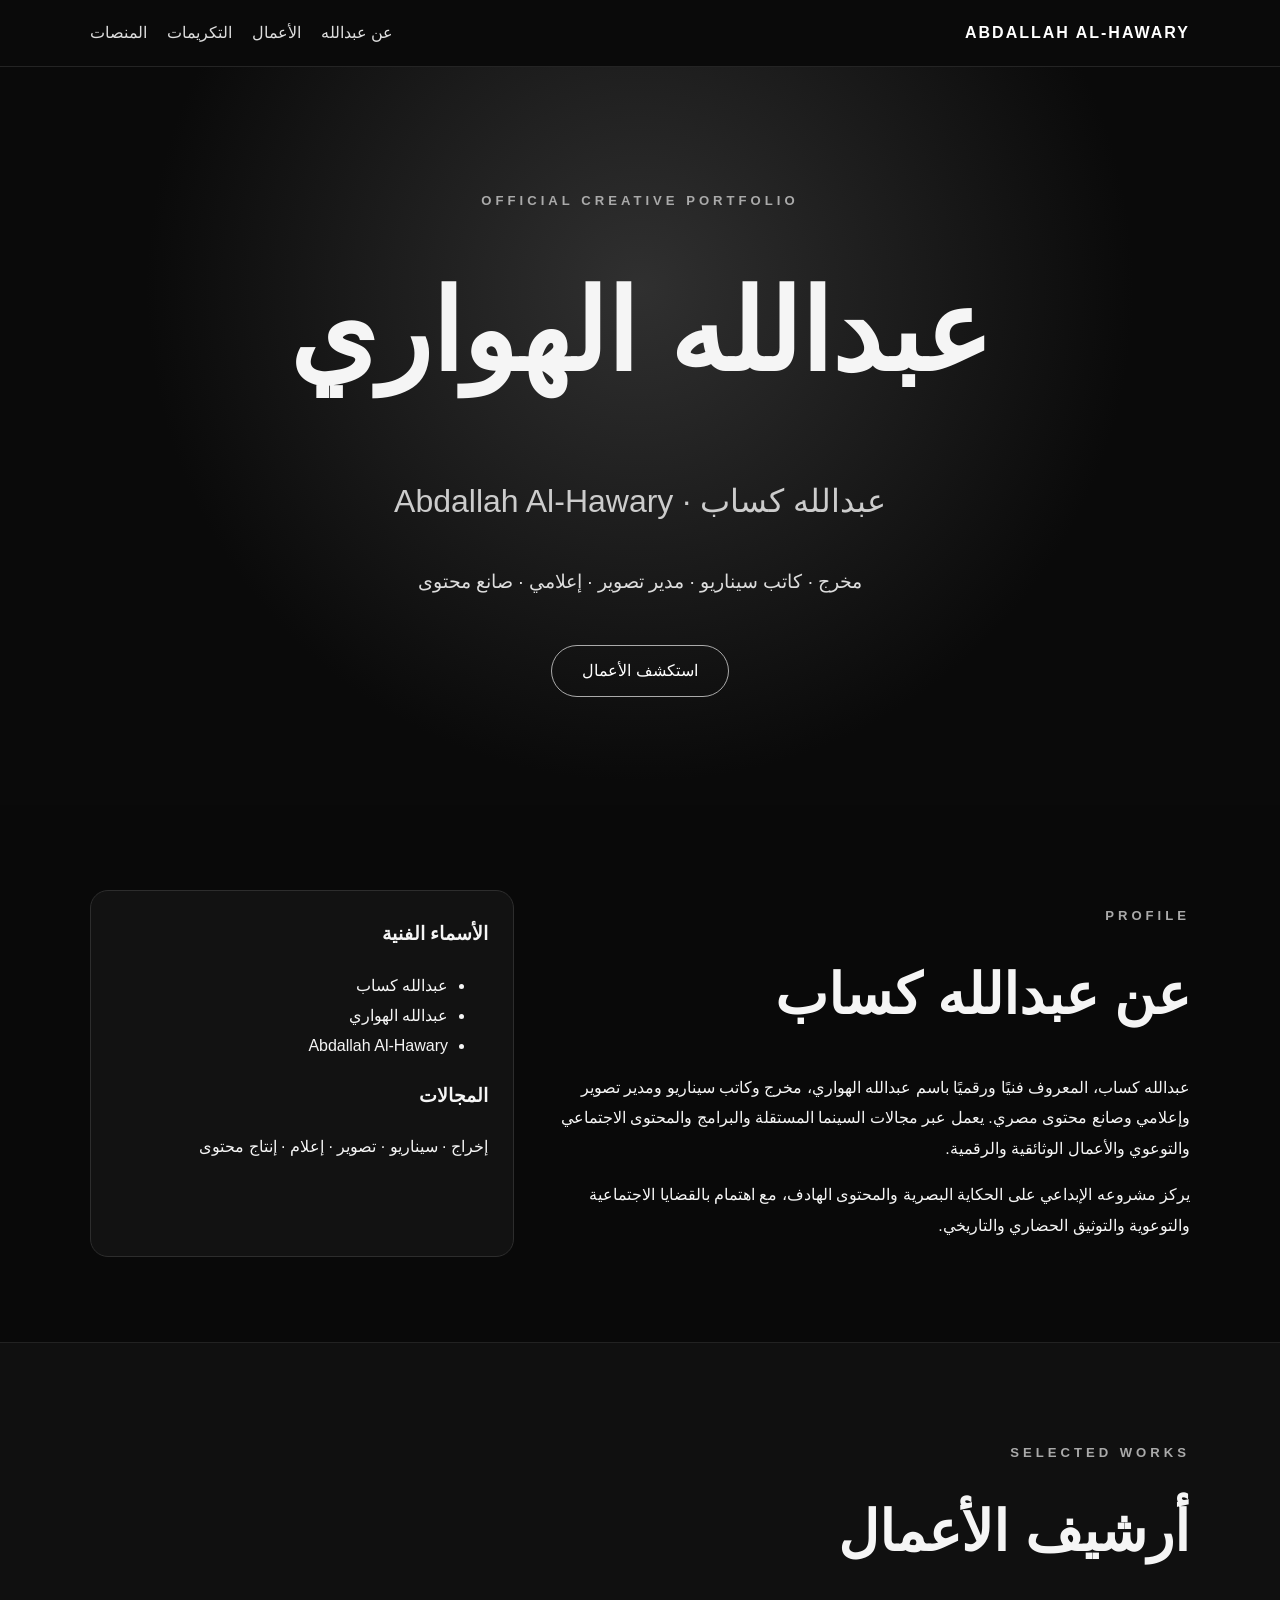
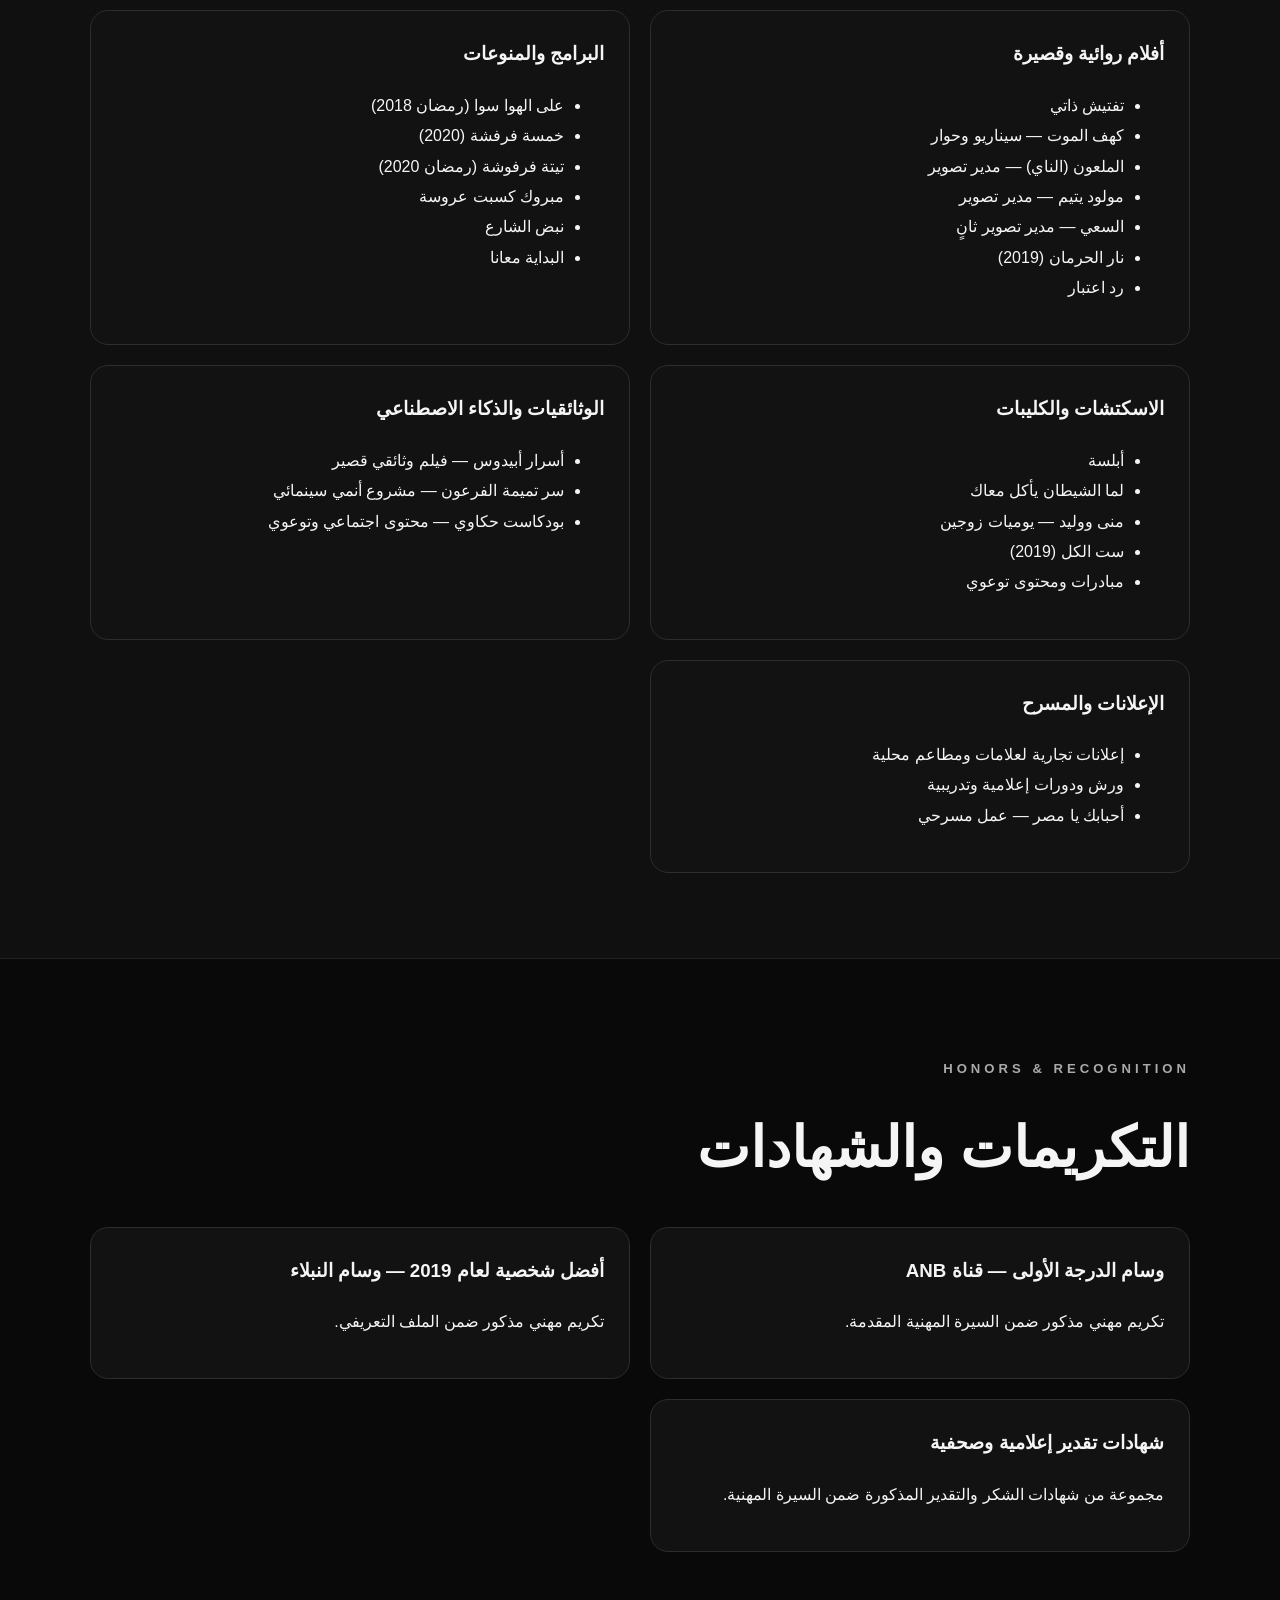
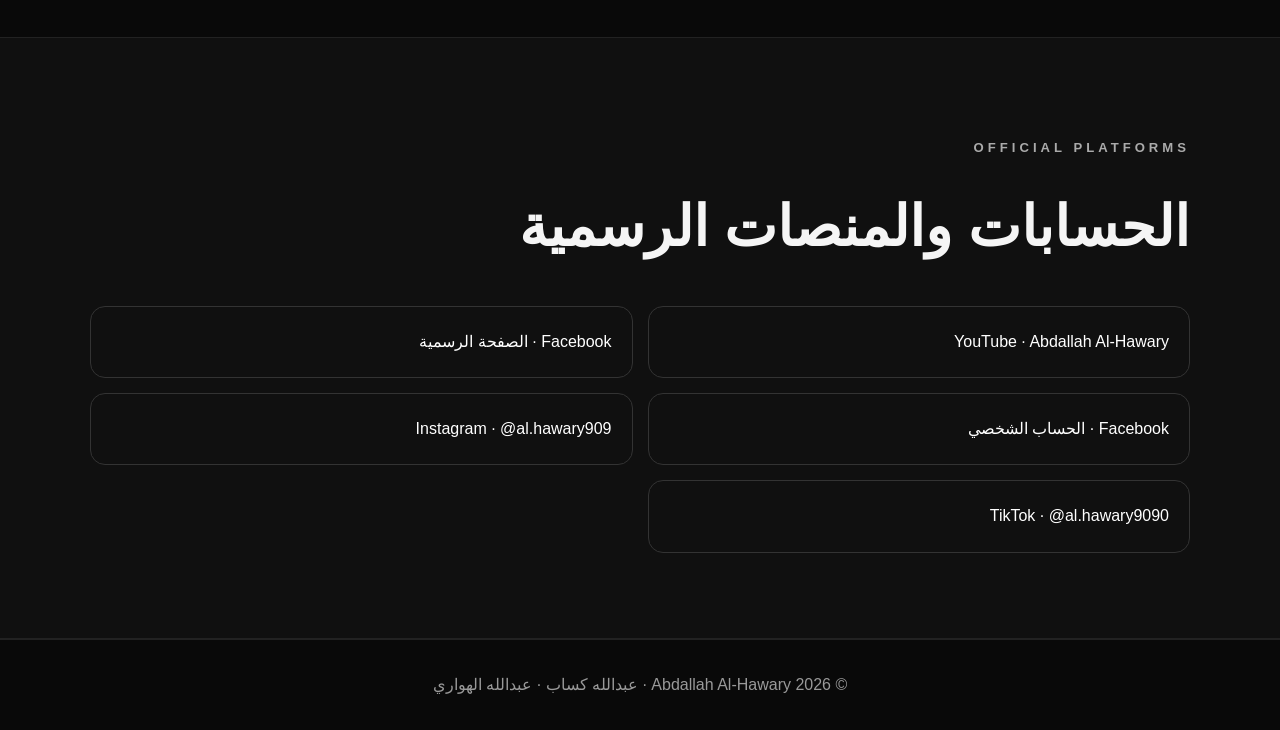
<file: index.html>
<!doctype html><html lang="ar" dir="rtl"><meta name="description" content="الموقع الرسمي للمخرج عبدالله كساب — Abdallah Al-Hawary، مخرج برامج وإعلانات وأفلام قصيرة وصانع محتوى رقمي.">

<meta name="keywords" content="المخرج عبدالله كساب, عبدالله كساب, عبدالله الهواري, Abdallah Al-Hawary, مخرج مصري, مخرج إعلانات, أفلام قصيرة, صانع محتوى, بودكاست حكاوي">

<meta name="author" content="Abdallah Al-Hawary">

<meta name="robots" content="index, follow">

<link rel="canonical" href="https://abdallah-kassab.github.io/">

<meta property="og:title" content="المخرج عبدالله كساب | Abdallah Al-Hawary">

<meta property="og:description" content="الموقع الرسمي للمخرج عبدالله كساب — Abdallah Al-Hawary، مخرج وصانع محتوى ومؤلف.">

<meta property="og:type" content="website">

<meta property="og:url" content="https://abdallah-kassab.github.io/">

<title>المخرج عبدالله كساب | Abdallah Al-Hawary</title><head><meta name="description" content="الموقع الرسمي لعبدالله الهواري — مخرج برامج وإعلانات وأفلام قصيرة، صانع محتوى رقمي ومؤلف ومهتم بصناعة القصص والمحتوى الإبداعي بالذكاء الاصطناعي.">

<meta name="keywords" content="عبدالله الهواري, Abdallah Al-Hawary, مخرج عبدالله الهواري, مخرج مصري, صانع محتوى, مخرج إعلانات, أفلام قصيرة, محتوى رقمي, قصص عبدالله الهواري, بودكاست حكاوي">

<meta name="author" content="Abdallah Al-Hawary">

<meta name="robots" content="index, follow">

<link rel="canonical" href="https://abdallah-kassab.github.io/">

<meta property="og:title" content="Abdallah Al-Hawary | الموقع الرسمي">

<meta property="og:description" content="الموقع الرسمي لعبدالله الهواري — مخرج وصانع محتوى ومؤلف.">

<meta property="og:type" content="website">

<meta property="og:url" content="https://abdallah-kassab.github.io/">

<meta name="twitter:card" content="summary_large_image"> <meta charset="utf-8"><meta name="viewport" content="width=device-width,initial-scale=1"><title>عبدالله كساب | عبدالله الهواري | Abdallah Al-Hawary — مخرج وإعلامي</title><meta name="description" content="الموقع الرسمي لعبدالله كساب المعروف فنيًا باسم عبدالله الهواري وAbdallah Al-Hawary — مخرج وكاتب سيناريو ومدير تصوير وإعلامي وصانع محتوى."><meta name="robots" content="index,follow"><link rel="canonical" href="https://abdallah-kassab.github.io/"><link rel="stylesheet" href="style.css"><script type="application/ld+json">{"@context":"https://schema.org","@type":"Person","name":"عبدالله كساب","alternateName":["عبدالله الهواري","Abdallah Al-Hawary"],"jobTitle":["مخرج","كاتب سيناريو","مدير تصوير","إعلامي"],"url":"https://abdallah-kassab.github.io/","sameAs":["https://www.facebook.com/share/1F2w8r7p69/","https://www.facebook.com/share/1C98TGQqkn/","https://www.instagram.com/al.hawary909/","https://www.tiktok.com/@al.hawary9090","https://youtube.com/@abdallah.al-hawary"]}</script></head><body><header><div class="wrap nav"><a class="brand" href="#top">ABDALLAH AL-HAWARY</a><nav><a href="#about">عن عبدالله</a><a href="#works">الأعمال</a><a href="#honors">التكريمات</a><a href="#platforms">المنصات</a></nav></div></header><main id="top"><section class="hero"><div class="wrap"><p class="eyebrow">OFFICIAL CREATIVE PORTFOLIO</p><h1>عبدالله الهواري</h1><p class="aka">عبدالله كساب · Abdallah Al-Hawary</p><p class="lead">مخرج · كاتب سيناريو · مدير تصوير · إعلامي · صانع محتوى</p><a class="button" href="#works">استكشف الأعمال</a></div></section><section id="about" class="section"><div class="wrap grid"><div><p class="eyebrow">PROFILE</p><h2>عن عبدالله كساب</h2><p>عبدالله كساب، المعروف فنيًا ورقميًا باسم عبدالله الهواري، مخرج وكاتب سيناريو ومدير تصوير وإعلامي وصانع محتوى مصري. يعمل عبر مجالات السينما المستقلة والبرامج والمحتوى الاجتماعي والتوعوي والأعمال الوثائقية والرقمية.</p><p>يركز مشروعه الإبداعي على الحكاية البصرية والمحتوى الهادف، مع اهتمام بالقضايا الاجتماعية والتوعوية والتوثيق الحضاري والتاريخي.</p></div><div class="card"><h3>الأسماء الفنية</h3><ul><li>عبدالله كساب</li><li>عبدالله الهواري</li><li>Abdallah Al-Hawary</li></ul><h3>المجالات</h3><p>إخراج · سيناريو · تصوير · إعلام · إنتاج محتوى</p></div></div></section><section id="works" class="section dark"><div class="wrap"><p class="eyebrow">SELECTED WORKS</p><h2>أرشيف الأعمال</h2><div class="cards"><article class="card"><h3>أفلام روائية وقصيرة</h3><ul><li>تفتيش ذاتي</li><li>كهف الموت — سيناريو وحوار</li><li>الملعون (الناي) — مدير تصوير</li><li>مولود يتيم — مدير تصوير</li><li>السعي — مدير تصوير ثانٍ</li><li>نار الحرمان (2019)</li><li>رد اعتبار</li></ul></article><article class="card"><h3>البرامج والمنوعات</h3><ul><li>على الهوا سوا (رمضان 2018)</li><li>خمسة فرفشة (2020)</li><li>تيتة فرفوشة (رمضان 2020)</li><li>مبروك كسبت عروسة</li><li>نبض الشارع</li><li>البداية معانا</li></ul></article><article class="card"><h3>الاسكتشات والكليبات</h3><ul><li>أبلسة</li><li>لما الشيطان يأكل معاك</li><li>منى ووليد — يوميات زوجين</li><li>ست الكل (2019)</li><li>مبادرات ومحتوى توعوي</li></ul></article><article class="card"><h3>الوثائقيات والذكاء الاصطناعي</h3><ul><li>أسرار أبيدوس — فيلم وثائقي قصير</li><li>سر تميمة الفرعون — مشروع أنمي سينمائي</li><li>بودكاست حكاوي — محتوى اجتماعي وتوعوي</li></ul></article><article class="card"><h3>الإعلانات والمسرح</h3><ul><li>إعلانات تجارية لعلامات ومطاعم محلية</li><li>ورش ودورات إعلامية وتدريبية</li><li>أحبابك يا مصر — عمل مسرحي</li></ul></article></div></div></section><section id="honors" class="section"><div class="wrap"><p class="eyebrow">HONORS & RECOGNITION</p><h2>التكريمات والشهادات</h2><div class="cards"><div class="card"><h3>وسام الدرجة الأولى — قناة ANB</h3><p>تكريم مهني مذكور ضمن السيرة المهنية المقدمة.</p></div><div class="card"><h3>أفضل شخصية لعام 2019 — وسام النبلاء</h3><p>تكريم مهني مذكور ضمن الملف التعريفي.</p></div><div class="card"><h3>شهادات تقدير إعلامية وصحفية</h3><p>مجموعة من شهادات الشكر والتقدير المذكورة ضمن السيرة المهنية.</p></div></div></div></section><section id="platforms" class="section dark"><div class="wrap"><p class="eyebrow">OFFICIAL PLATFORMS</p><h2>الحسابات والمنصات الرسمية</h2><div class="links"><a href="https://youtube.com/@abdallah.al-hawary" rel="me noopener" target="_blank">YouTube · Abdallah Al-Hawary</a><a href="https://www.facebook.com/share/1F2w8r7p69/" rel="me noopener" target="_blank">Facebook · الصفحة الرسمية</a><a href="https://www.facebook.com/share/1C98TGQqkn/" rel="me noopener" target="_blank">Facebook · الحساب الشخصي</a><a href="https://www.instagram.com/al.hawary909/" rel="me noopener" target="_blank">Instagram · @al.hawary909</a><a href="https://www.tiktok.com/@al.hawary9090" rel="me noopener" target="_blank">TikTok · @al.hawary9090</a></div></div></section></main><footer>© 2026 Abdallah Al-Hawary · عبدالله كساب · عبدالله الهواري</footer></body></html>
</file>
<file: style.css>
*{box-sizing:border-box}html{scroll-behavior:smooth}body{margin:0;background:#090909;color:#f5f5f5;font-family:Arial,"Noto Sans Arabic",sans-serif;line-height:1.9}.wrap{width:min(1100px,92%);margin:auto}header{position:sticky;top:0;z-index:5;background:#0b0b0bf2;border-bottom:1px solid #242424}.nav{display:flex;justify-content:space-between;align-items:center;gap:20px;padding:18px 0}.brand{color:#fff;text-decoration:none;font-weight:800;letter-spacing:2px}.nav nav{display:flex;gap:20px;flex-wrap:wrap}.nav nav a{color:#ddd;text-decoration:none}.hero{min-height:82vh;display:grid;place-items:center;text-align:center;padding:80px 0;background:radial-gradient(circle at 50% 30%,#303030,#0a0a0a 60%)}.eyebrow{letter-spacing:4px;color:#aaa;font-size:.82rem;font-weight:700}.hero h1{font-size:clamp(3rem,9vw,7rem);margin:10px 0}.aka{font-size:clamp(1.2rem,3vw,2rem);color:#ccc}.lead{font-size:1.2rem;color:#ddd}.button{display:inline-block;margin-top:25px;padding:10px 30px;border:1px solid #aaa;border-radius:40px;color:#fff;text-decoration:none}.section{padding:85px 0}.dark{background:#101010;border-top:1px solid #222;border-bottom:1px solid #222}.grid{display:grid;grid-template-columns:1.5fr 1fr;gap:40px}.section h2{font-size:clamp(2rem,5vw,3.5rem);margin:5px 0 25px}.cards{display:grid;grid-template-columns:repeat(2,1fr);gap:20px}.card{border:1px solid #2d2d2d;border-radius:18px;padding:25px;background:#121212}.card h3{margin-top:0}.links{display:grid;grid-template-columns:repeat(2,1fr);gap:15px}.links a{padding:20px;border:1px solid #333;border-radius:15px;color:#fff;text-decoration:none}footer{padding:30px;text-align:center;color:#999;border-top:1px solid #222}@media(max-width:700px){.nav{align-items:flex-start;flex-direction:column}.grid,.cards,.links{grid-template-columns:1fr}.hero{min-height:75vh}.section{padding:65px 0}.hero h1{font-size:3.2rem}}
</file>
